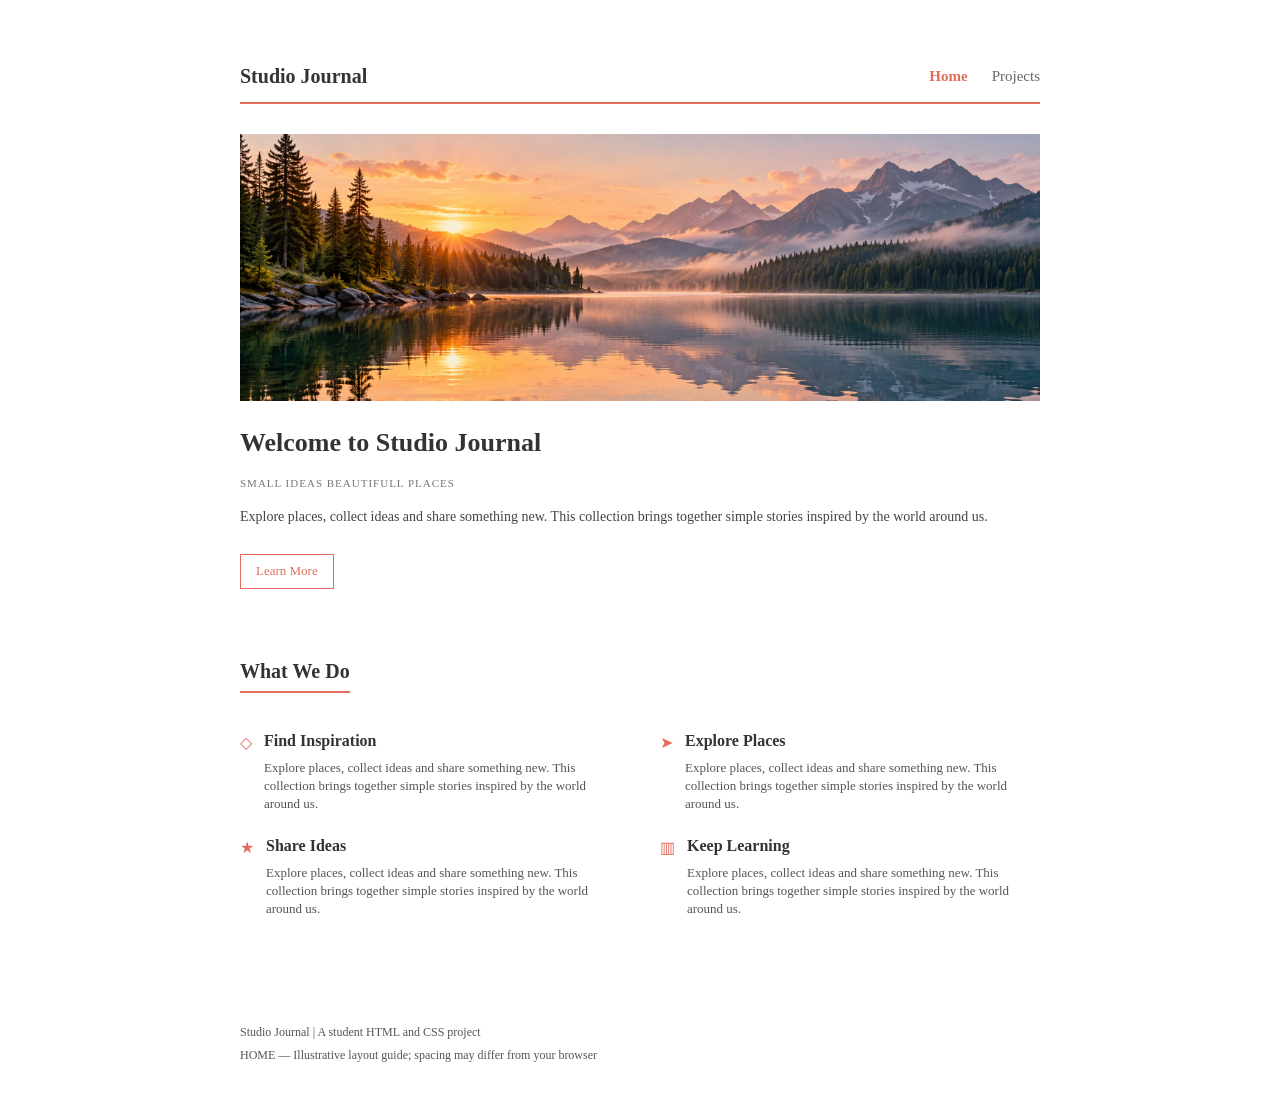
<file: Lab Practical 2/LAB-Practical-2-Materials/index.html>
<!DOCTYPE html>
<html lang="en">
<head>
    <meta charset="UTF-8">
    <meta name="viewport" content="width=device-width, initial-scale=1.0">
    <title>Studio Journal | Home</title>
    <link rel="stylesheet" href="style.css">
</head>
<body>
    <header>
        <a class="logo" href="index.html"><strong>Studio Journal</strong></a>
        <nav>
            <a href="index.html" class="active" aria-current="page">Home</a>
            <a href="projects.html">Projects</a>
        </nav>
    </header>

    <main>
        <section class="intro">
            <img class="banner" src="images/pic10.png" alt="Mountain lake at sunrise">
            <h1>Welcome to Studio Journal</h1>
            <p class="subtitle">SMALL IDEAS BEAUTIFULL PLACES</p>
            <p>Explore places, collect ideas and share something new. This collection brings together simple stories inspired by the world around us.</p>
            <a class="button" href="#features">Learn More</a>
        </section>

        <section id="features">
            <h2>What We Do</h2>
            <div class="features">
                <article class="feature">
                    <span class="icon" aria-hidden="true">◇</span>
                    <div>
                        <h3>Find Inspiration</h3>
                        <p>Explore places, collect ideas and share something new. This collection brings together simple stories inspired by the world around us.</p>
                    </div>
                </article>
                <article class="feature">
                    <span class="icon" aria-hidden="true">➤</span>
                    <div>
                        <h3>Explore Places</h3>
                        <p>Explore places, collect ideas and share something new. This collection brings together simple stories inspired by the world around us.</p>
                    </div>
                </article>
                <article class="feature">
                    <span class="icon" aria-hidden="true">★</span>
                    <div>
                        <h3>Share Ideas</h3>
                        <p>Explore places, collect ideas and share something new. This collection brings together simple stories inspired by the world around us.</p>
                    </div>
                </article>
                <article class="feature">
                    <span class="icon" aria-hidden="true">▥</span>
                    <div>
                        <h3>Keep Learning</h3>
                        <p>Explore places, collect ideas and share something new. This collection brings together simple stories inspired by the world around us.</p>
                    </div>
                </article>
            </div>
        </section>
    <footer>
    </main>
    <footer>
        <p>Studio Journal | A student HTML and CSS project</p>
        <p>HOME — Illustrative layout guide; spacing may differ from your browser</p>

    </footer>
</body>
</html>
</file>
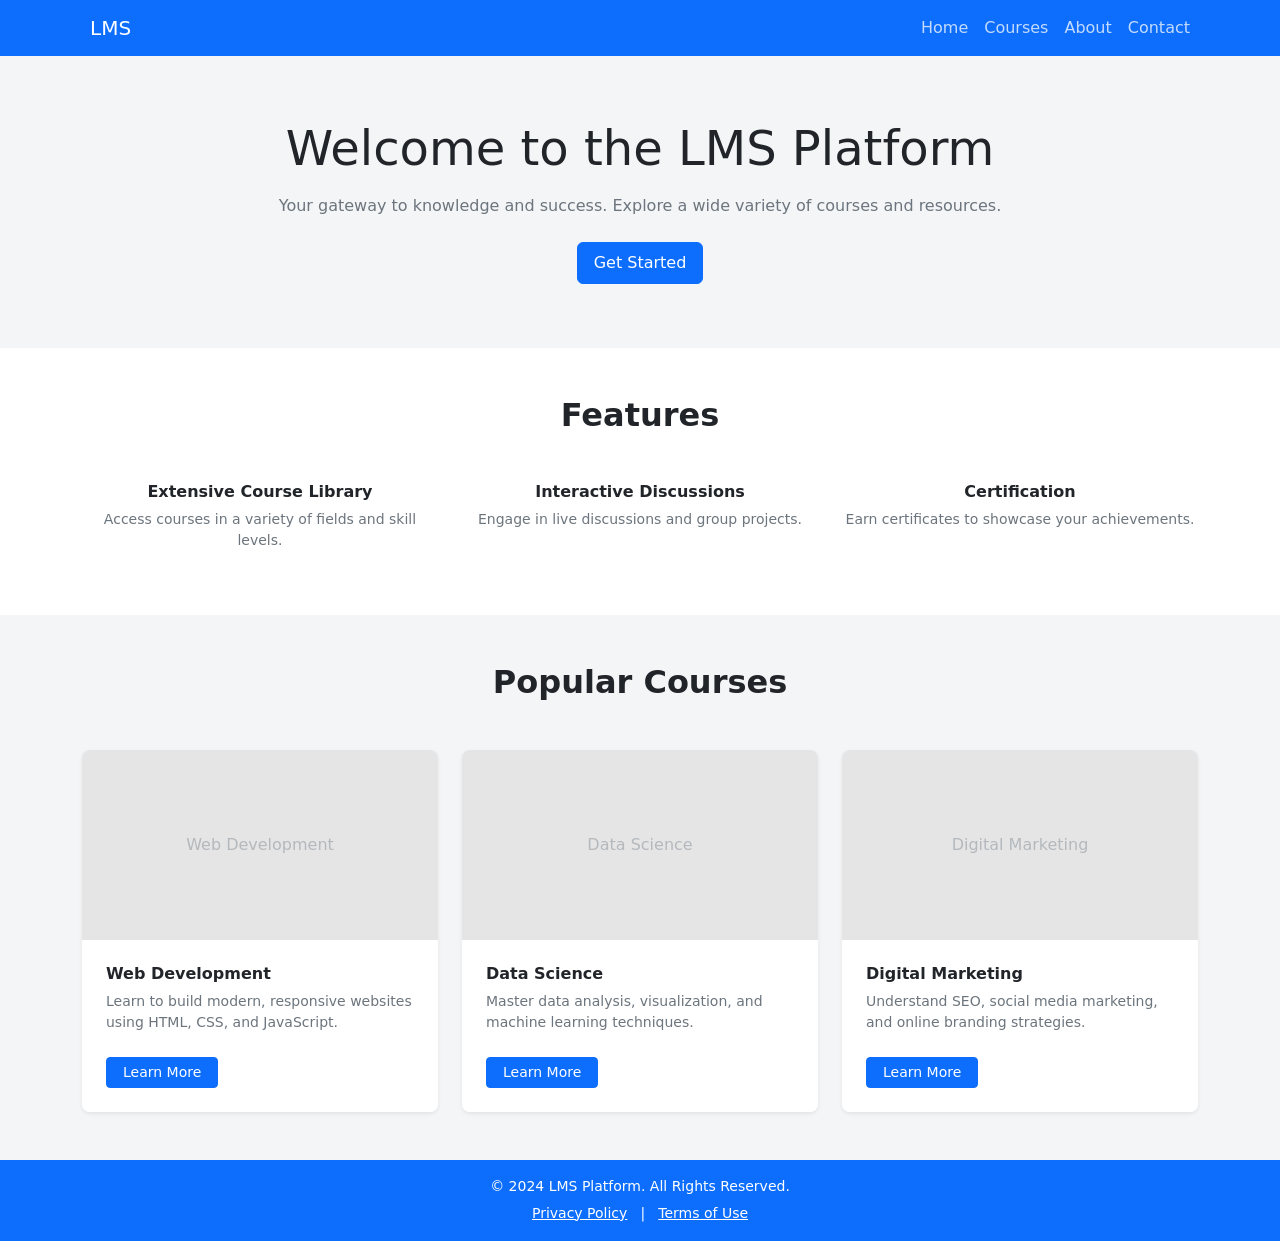
<file: Lab Practical 3/index.html/index.html>
<!DOCTYPE html>
<html lang="en">
<head>
    <meta charset="UTF-8">
    <meta name="viewport" content="width=device-width, initial-scale=1.0">
    <title>LMS Platform</title>
    <link href="https://cdn.jsdelivr.net/npm/bootstrap@5.3.0/dist/css/bootstrap.min.css" rel="stylesheet">
</head>
<body class="bg-white text-dark">

    
    <nav class="navbar navbar-expand-md bg-primary navbar-dark py-2" aria-label="Main navigation">
        <div class="container d-flex justify-content-between align-items-center">
            <a class="navbar-brand text-white fw-normal ms-2" href="index.html">LMS</a>
            <div class="d-flex gap-3 me-2">
                <a class="nav-link text-white small opacity-75 text-decoration-none" href="#home">Home</a>
                <a class="nav-link text-white small opacity-75 text-decoration-none" href="#courses">Courses</a>
                <a class="nav-link text-white small opacity-75 text-decoration-none" href="#about">About</a>
                <a class="nav-link text-white small opacity-75 text-decoration-none" href="#contact">Contact</a>
            </div>
        </div>
    </nav>

    <main>
        
        <section id="home" class="text-center py-5" style="background-color: #f4f5f7;">
            <div class="container py-3">
                <h1 class="display-5 fw-normal text-dark mb-3">Welcome to the LMS Platform</h1>
                <p class="text-secondary mb-4">Your gateway to knowledge and success. Explore a wide variety of courses and resources.</p>
                <a href="#courses" class="btn btn-primary px-3 py-2">Get Started</a>
            </div>
        </section>

        
        <section id="about" class="container text-center py-5">
            <h2 class="mb-5 text-dark fw-bold">Features</h2>
            <div class="row g-4">
                <div class="col-md-4">
                    <h6 class="fw-bold text-dark">Extensive Course Library</h6>
                    <p class="text-secondary small">Access courses in a variety of fields and skill levels.</p>
                </div>
                <div class="col-md-4">
                    <h6 class="fw-bold text-dark">Interactive Discussions</h6>
                    <p class="text-secondary small">Engage in live discussions and group projects.</p>
                </div>
                <div class="col-md-4">
                    <h6 class="fw-bold text-dark">Certification</h6>
                    <p class="text-secondary small">Earn certificates to showcase your achievements.</p>
                </div>
            </div>
        </section>

        
        <section id="courses" class="py-5" style="background-color: #f4f5f7;">
            <div class="container text-center">
                <h2 class="mb-5 text-dark fw-bold">Popular Courses</h2>
                <div class="row g-4">
                    <div class="col-md-4">
                        <div class="card h-100 border-0 shadow-sm text-start overflow-hidden" style="border-radius: 8px;">
                            <div class="d-flex align-items-center justify-content-center text-secondary opacity-50" style="background-color: #cccccc; height: 190px;">
                                Web Development
                            </div>
                            <div class="card-body p-4 bg-white">
                                <h6 class="card-title fw-bold text-dark mb-2">Web Development</h6>
                                <p class="card-text text-secondary small mb-4">Learn to build modern, responsive websites using HTML, CSS, and JavaScript.</p>
                                <a href="#" class="btn btn-primary btn-sm px-3">Learn More</a>
                            </div>
                        </div>
                    </div> 
                    <div class="col-md-4">
                        <div class="card h-100 border-0 shadow-sm text-start overflow-hidden" style="border-radius: 8px;">
                            <div class="d-flex align-items-center justify-content-center text-secondary opacity-50" style="background-color: #cccccc; height: 190px;">
                                Data Science
                            </div>
                            <div class="card-body p-4 bg-white">
                                <h6 class="card-title fw-bold text-dark mb-2">Data Science</h6>
                                <p class="card-text text-secondary small mb-4">Master data analysis, visualization, and machine learning techniques.</p>
                                <a href="#" class="btn btn-primary btn-sm px-3">Learn More</a>
                            </div>
                        </div>
                    </div>
                    <div class="col-md-4">
                        <div class="card h-100 border-0 shadow-sm text-start overflow-hidden" style="border-radius: 8px;">
                            <div class="d-flex align-items-center justify-content-center text-secondary opacity-50" style="background-color: #cccccc; height: 190px;">
                                Digital Marketing
                            </div>
                            <div class="card-body p-4 bg-white">
                                <h6 class="card-title fw-bold text-dark mb-2">Digital Marketing</h6>
                                <p class="card-text text-secondary small mb-4">Understand SEO, social media marketing, and online branding strategies.</p>
                                <a href="#" class="btn btn-primary btn-sm px-3">Learn More</a>
                            </div>
                        </div>
                    </div>

                </div>
            </div>
        </section>
    </main>
    <footer class="bg-primary text-white text-center py-3">
        <div class="container">
            <p class="mb-1 small">© 2024 LMS Platform. All Rights Reserved.</p>
            <div>
                <a href="#" class="text-white small text-decoration-underline me-2">Privacy Policy</a>
                <span class="small">|</span>
                <a href="#" class="text-white small text-decoration-underline ms-2">Terms of Use</a>
            </div>
        </div>
    </footer>
    <script src="https://cdn.jsdelivr.net/npm/bootstrap@5.3.0/dist/js/bootstrap.bundle.min.js"></script>
</body>
</html>
</file>
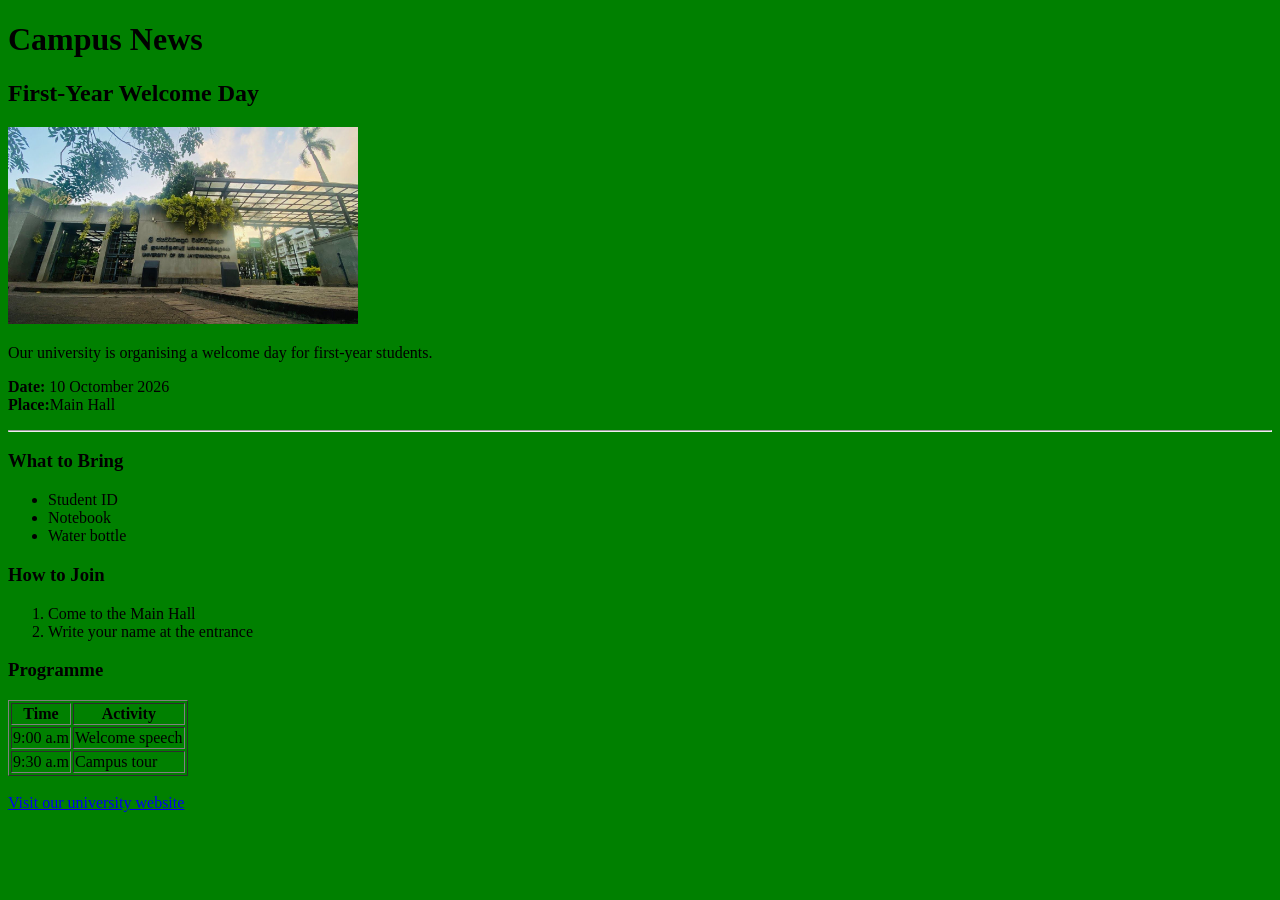
<file: lab practical 1/news.html>
<!DOCTYPE html>
<html>
    <head>
        <meta charset ="UTF-8">
        <title>Campus News</title>
        <link 
             rel="stylesheet" 
             href="./styles.css"
        />
    </head>
    
    <body>
        <h1>Campus News</h1>
        <h2>First-Year Welcome Day</h2>
        <img src="university.jpg" alt="university" width="350">
        <p>Our university is organising a welcome day for first-year students.</p>
        <p>
            <strong>Date:</strong> 10 Octomber 2026<br>
            <strong>Place:</strong>Main Hall
        </p>
        <hr>
        <h3>What to Bring</h3>
        <ul>
            <li>Student ID</li>
            <li>Notebook </li>
            <li>Water bottle</li>
        </ul>
        <h3>How to Join</h3>
        <ol>
            <li>Come to the Main Hall</li>
            <li>Write your name at the entrance</li>
        </ol>
        <h3>Programme</h3>

        <table border="1">
            <tr>
                <th>Time</th>
                <th>Activity</th>
            </tr>
            <tr>
                <td>9:00 a.m</td>
                <td>Welcome speech</td>
            </tr>
            <tr>
                <td>9:30 a.m</td>
                <td>Campus tour</td>
            </tr>
        </table>
        <br>
        <a href="http://www.sjp.ac.lk">Visit our university website</a>
    </body>
</html>
</file>
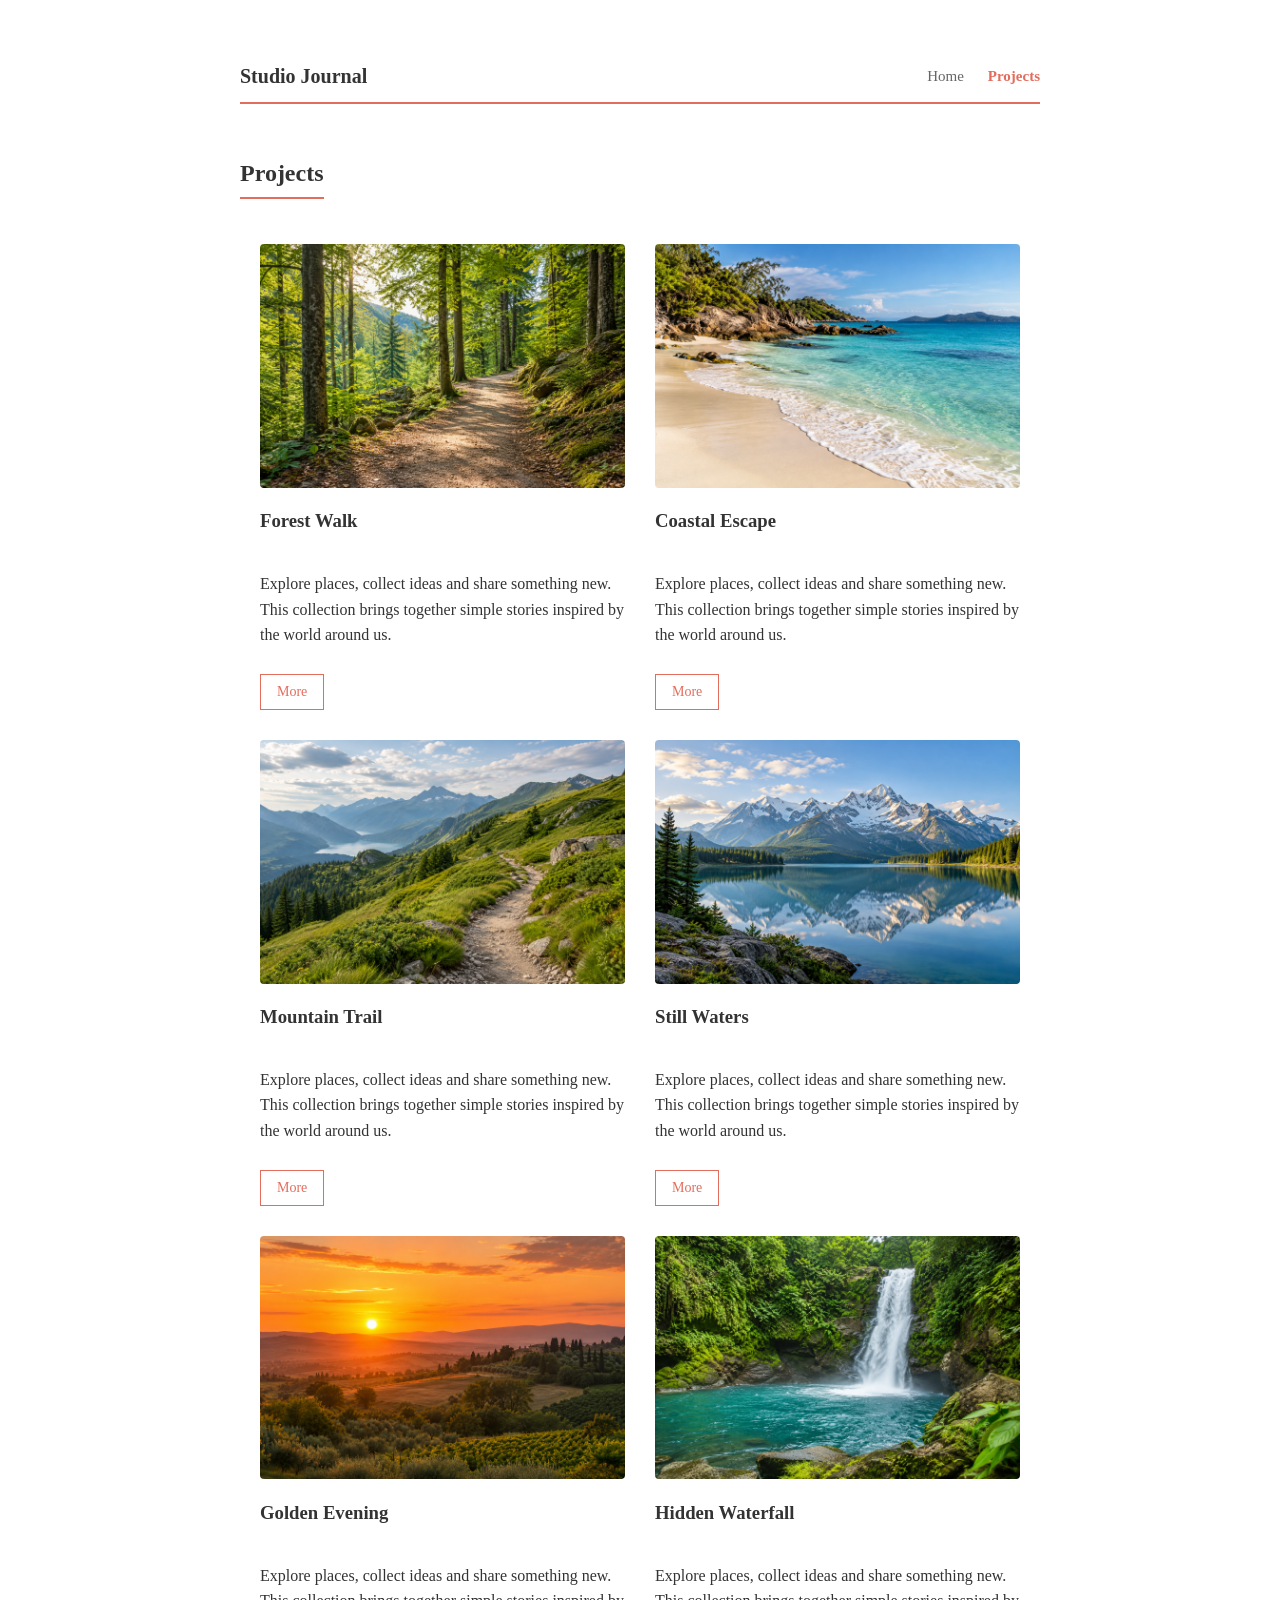
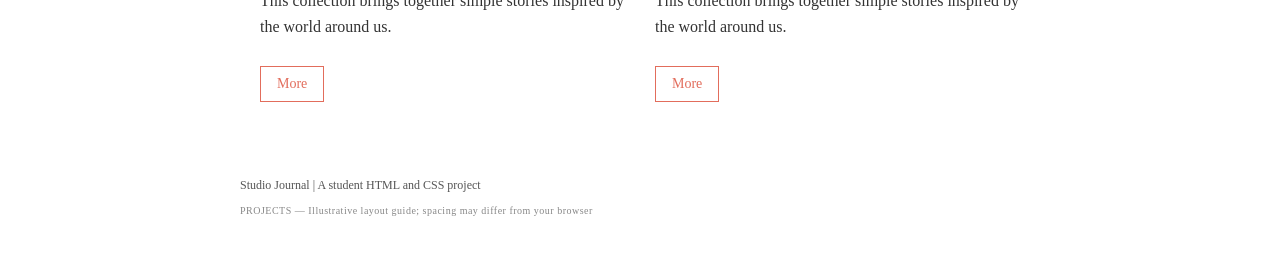
<file: Lab Practical 2/LAB-Practical-2-Materials/projects.html>
<!DOCTYPE html>
<html lang="en">
<head>
    <meta charset="UTF-8">
    <meta name="viewport" content="width=device-width, initial-scale=1.0">
    <title>Studio Journal | Projects</title>
    <link rel="stylesheet" href="style.css">
</head>
<body>
    <header>
        <a class="logo" href="index.html"><strong>Studio Journal</strong></a>
        <nav>
            <a href="index.html">Home</a>
            <a href="projects.html" class="active" aria-current="page">Projects</a>
        </nav>
    </header>

    <main>
        <section>
            <h1 class="section-title">Projects</h1>
            <div class="projects">
                <article>
                    <img src="images/pic01.png" alt="Sunlit path through a green forest">
                    <h3>Forest Walk</h3>
                    <p>Explore places, collect ideas and share something new. This collection brings together simple stories inspired by the world around us.</p>
                    <a class="button" href="images/pic01.png">More</a>
                </article>
                <article>
                    <img src="images/pic02.png" alt="Sandy coastline beside turquoise water">
                    <h3>Coastal Escape</h3>
                    <p>Explore places, collect ideas and share something new. This collection brings together simple stories inspired by the world around us.</p>
                    <a class="button" href="images/pic02.png">More</a>
                </article>
                <article>
                    <img src="images/pic03.png" alt="Trail through green mountain hills">
                    <h3>Mountain Trail</h3>
                    <p>Explore places, collect ideas and share something new. This collection brings together simple stories inspired by the world around us.</p>
                    <a class="button" href="images/pic03.png">More</a>
                </article>
                <article>
                    <img src="images/pic04.png" alt="Lake reflecting distant mountains">
                    <h3>Still Waters</h3>
                    <p>Explore places, collect ideas and share something new. This collection brings together simple stories inspired by the world around us.</p>
                    <a class="button" href="images/pic04.png">More</a>
                </article>
                <article>
                    <img src="images/pic05.png" alt="Sunset over rolling countryside">
                    <h3>Golden Evening</h3>
                    <p>Explore places, collect ideas and share something new. This collection brings together simple stories inspired by the world around us.</p>
                    <a class="button" href="images/pic05.png">More</a>
                </article>
                <article>
                    <img src="images/pic06.png" alt="Waterfall surrounded by green plants">
                    <h3>Hidden Waterfall</h3>
                    <p>Explore places, collect ideas and share something new. This collection brings together simple stories inspired by the world around us.</p>
                    <a class="button" href="images/pic06.png">More</a>
                </article>
            </div>
        </section>
    </main>
    <footer>
    <p class="footer-main">Studio Journal | A student HTML and CSS project</p>
        <p class="footer-sub">PROJECTS — Illustrative layout guide; spacing may differ from your browser</p>
    </footer>
</body>
</html>
</file>
<file: Lab Practical 2/LAB-Practical-2-Materials/style.css>
.projects {
    display: grid;
    grid-template-columns: 1fr 1fr; 
    gap: 30px; 
    max-width: 1000px;
    margin: 0 auto;
    padding: 20px;
}


.projects article {
    display: flex;
    flex-direction: column;
}


.projects article img {
    width: 100%;
    height: auto;
    object-fit: cover;
    border-radius: 4px;
}


.projects article .button {
    display: inline-block;
    padding: 6px 16px;
    border: 1px solid #e26d5c;
    color: #e26d5c;
    text-decoration: none;
    font-size: 14px;
    width: fit-content;
    margin-top: 10px;
}


header {
    display: flex;
    justify-content: space-between; 
    align-items: center;
    padding: 20px 0 10px 0;
    border-bottom: 2px solid #e26d5c; 
    margin-bottom: 30px;
}


header .logo {
    text-decoration: none;
    color: #333;
    font-size: 20px;
}


header nav a {
    text-decoration: none;
    color: #666;
    margin-left: 20px; 
    font-size: 15px;
}


header nav a.active {
    color: #e26d5c;
    font-weight: bold;
}

body {
    max-width: 900px; 
    margin: 0 auto;   
    padding: 0 20px;
    font-family: serif, Arial;
}


.section-title {
    display: inline-block; 
    border-bottom: 2px solid #e26d5c;
    padding-bottom: 5px; 
    margin-bottom: 25px;
}


footer {
    margin-top: 50px;           
    padding-top: 20px;         
    margin-bottom: 40px;
}

.footer-main {
    color: #999999;
    font-size: 14px;
    margin-bottom: 8px;
}

.footer-sub {
    color: #999999;
    font-size: 12px;
    letter-spacing: 0.5px;
}



body {
    font-family: serif;
    margin: 40px auto;
    max-width: 800px;
    padding: 0 20px;
    color: #333;
    line-height: 1.6;
}

header {
    display: flex;
    justify-content: space-between;
    align-items: center;
    margin-bottom: 30px;
}

.logo {
    text-decoration: none;
    color: #333;
    font-size: 18px;
}

nav a {
    margin-left: 20px;
    text-decoration: none;
    color: #777;
    font-size: 14px;
}

nav a.active {
    color: #e26d5c;
}


.intro {
    margin-bottom: 30px;
}

.intro .banner {
    width: 100%;
    height: auto;
    display: block;
    margin-bottom: 15px;
}

.intro h1 {
    font-size: 26px;
    margin-bottom: 5px;
}

.intro .subtitle {
    font-size: 11px;
    color: #777;
    letter-spacing: 1px;
    margin-bottom: 10px;
}

.intro p {
    font-size: 14px;
    color: #444;
    margin-bottom: 15px;
}


.intro .button {
    display: inline-block;
    border: 1px solid #e26d5c;
    color: #e26d5c;
    padding: 6px 15px;
    text-decoration: none;
    font-size: 13px;
    margin-top: 10px;
    margin-bottom: 20px;
}


#features {
    margin-top: 20px;
}

#features h2 {
    display: inline-block;
    border-bottom: 2px solid #e26d5c;
    padding-bottom: 4px;
    margin-bottom: 20px;
    font-size: 20px;
}

.features {
    display: flex;
    flex-wrap: wrap;
    gap: 20px 40px;
    margin-top: 15px;
}

.feature {
    width: calc(50% - 20px);
    display: flex;
    align-items: flex-start;
    gap: 12px;
}

.feature .icon {
    color: #e26d5c;
    font-size: 16px;
    margin-top: 2px;
}

.feature h3 {
    font-size: 16px;
    margin: 0 0 5px 0;
}

.feature p {
    font-size: 13px;
    color: #555;
    margin: 0;
    line-height: 1.4;
}


footer {
    margin-top: 50px;
    padding-top: 20px;
    margin-bottom: 40px;
}

.footer-main {
    font-size: 13px;
    color: #444;
}

.footer-sub {
    font-size: 11px;
    color: #888;
    margin-top: 5px;
}


footer {
    margin-top: 30px;
    margin-bottom: 30px;
}

.footer-main {
    font-size: 12px;
    color: #555;
}

.footer-sub {
    font-size: 10px;
    color: #888;
    margin-top: 3px;
}

footer {
    margin-top: 30px;
    font-size: 12px;
    color: #555;
}

footer p {
    margin: 4px 0;
}
</file>
<file: lab practical 1/styles.css>
html{
    background:green
}
#
</file>
